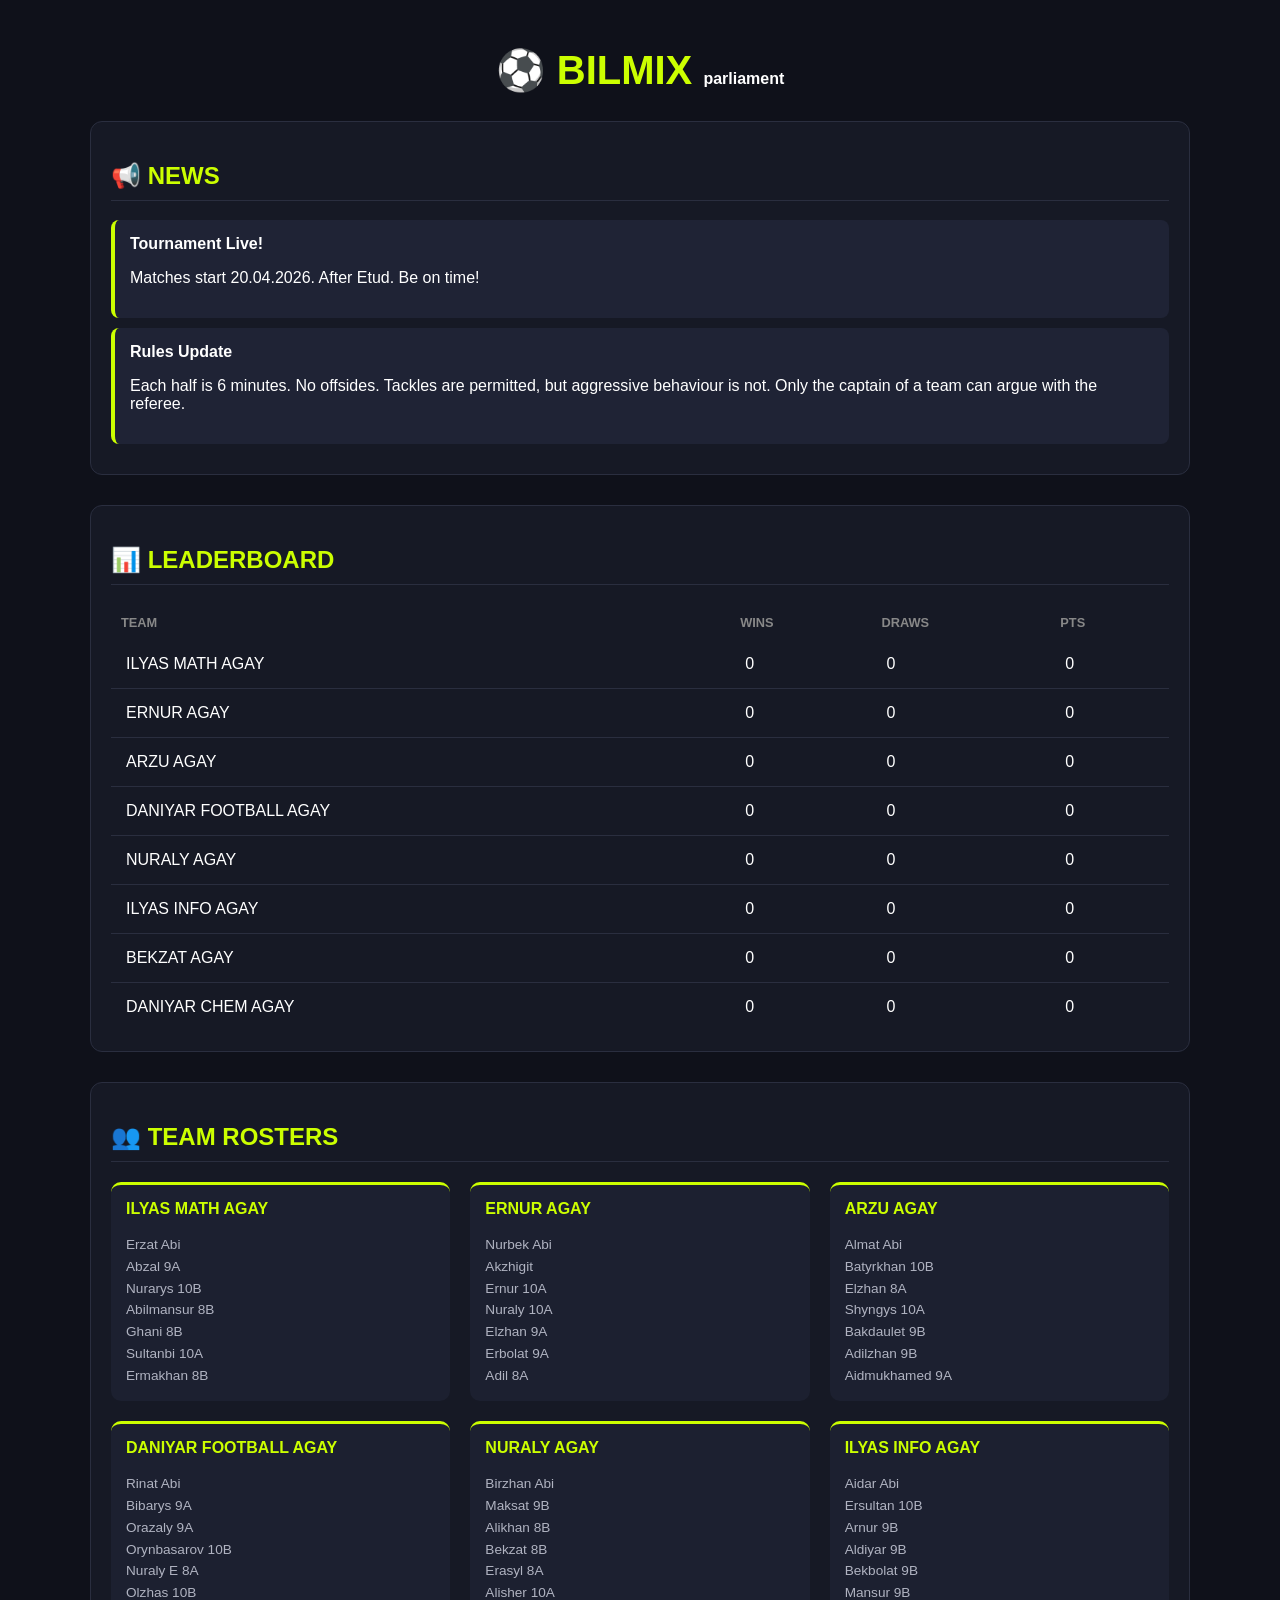
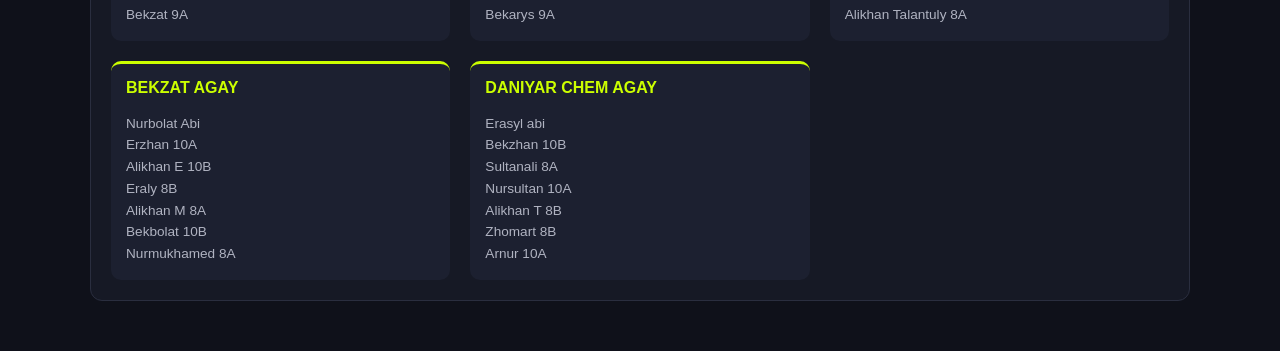
<file: index.html>
<!DOCTYPE html>
<html lang="en">
<head>
    <meta charset="UTF-8">
    <meta name="viewport" content="width=device-width, initial-scale=1.0">
    <title>BILMIX</title>
    <link rel="stylesheet" href="style.css">
</head>
<body>
    <header>
        <h1>⚽ BILMIX <span>parliament</span></h1>
    </header>

    <div class="main-container">
        <section class="section-box">
            <h2 class="neon-text">📢 NEWS</h2>
            <div id="news-list"></div>
        </section>

        <section class="section-box">
            <h2 class="neon-text">📊 LEADERBOARD</h2>
            <table>
                <thead>
                    <tr>
                        <th>TEAM</th>
                        <th>WINS</th>
                        <th>DRAWS</th> <th>PTS</th>
                    </tr>
                </thead>
                <tbody id="leaderboard-body"></tbody>
            </table>
        </section>

        <section class="section-box">
            <h2 class="neon-text">👥 TEAM ROSTERS</h2>
            <div id="teams-grid" class="grid"></div>
        </section>
    </div>

    <script src="script.js"></script>
</body>
</html>
</file>
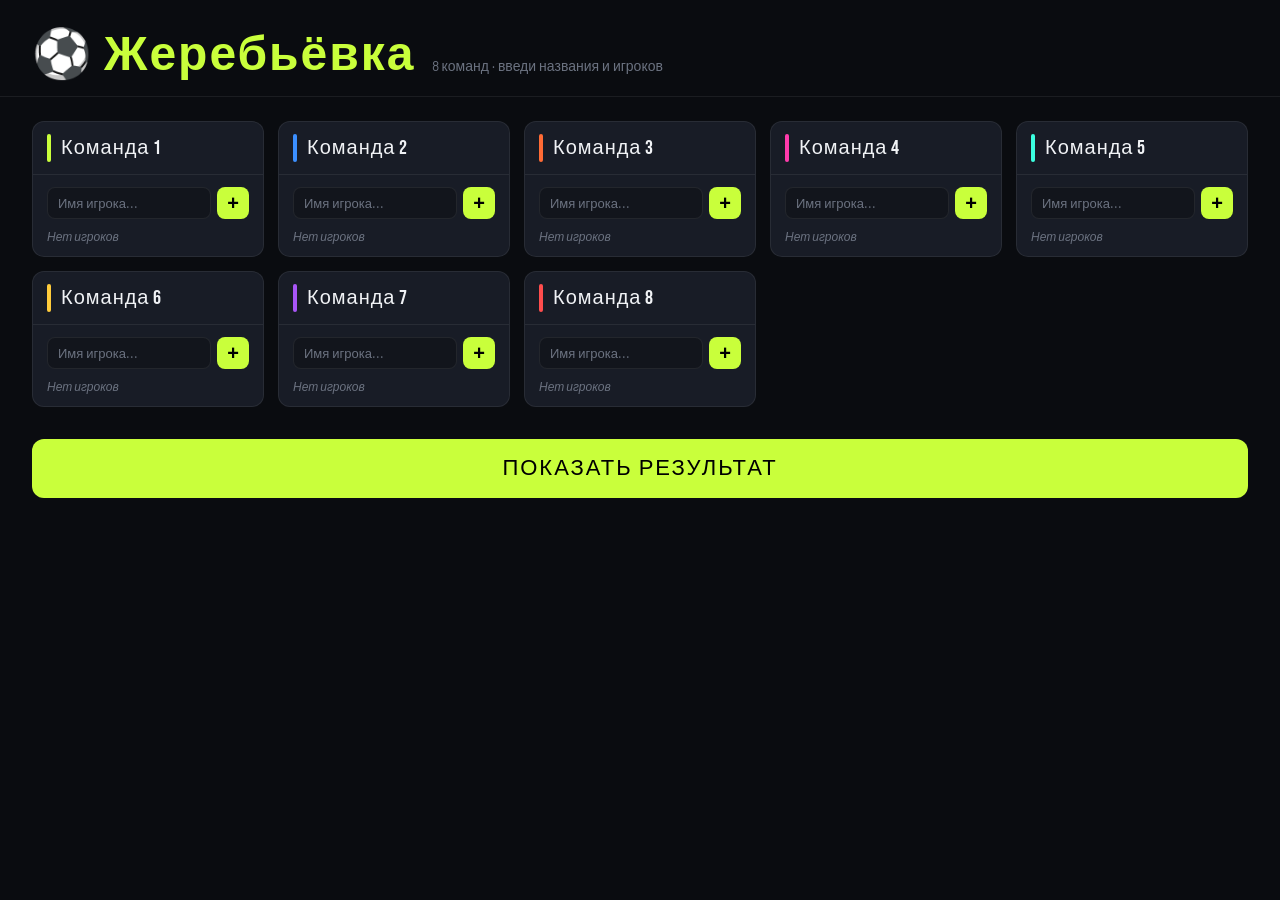
<file: football.html>
<!DOCTYPE html>
<html lang="ru">
<head>
<meta charset="UTF-8">
<meta name="viewport" content="width=device-width, initial-scale=1.0">
<title>Жеребьёвка команд</title>
<link href="https://fonts.googleapis.com/css2?family=Bebas+Neue&family=Barlow:wght@400;500;600&display=swap" rel="stylesheet">
<style>
  :root {
    --bg: #0a0c10;
    --surface: #12151c;
    --card: #181c26;
    --border: rgba(255,255,255,0.07);
    --accent: #c9ff3b;
    --accent2: #3b8fff;
    --text: #f0f2f5;
    --muted: #6b7280;
    --danger: #ff4d4d;
  }
  * { box-sizing: border-box; margin: 0; padding: 0; }
  body {
    background: var(--bg);
    color: var(--text);
    font-family: 'Barlow', sans-serif;
    min-height: 100vh;
  }
  header {
    padding: 2rem 2rem 1rem;
    border-bottom: 1px solid var(--border);
    display: flex;
    align-items: flex-end;
    gap: 1rem;
  }
  header h1 {
    font-family: 'Bebas Neue', sans-serif;
    font-size: 48px;
    letter-spacing: 2px;
    line-height: 1;
    color: var(--accent);
  }
  header span {
    font-size: 14px;
    color: var(--muted);
    margin-bottom: 6px;
  }
  .main { padding: 1.5rem 2rem; }
  .setup-grid {
    display: grid;
    grid-template-columns: repeat(auto-fill, minmax(220px, 1fr));
    gap: 14px;
    margin-bottom: 2rem;
  }
  .team-card {
    background: var(--card);
    border: 1px solid var(--border);
    border-radius: 12px;
    overflow: hidden;
    transition: border-color 0.2s;
  }
  .team-card:hover { border-color: rgba(255,255,255,0.14); }
  .team-header {
    display: flex;
    align-items: center;
    gap: 10px;
    padding: 12px 14px;
    border-bottom: 1px solid var(--border);
  }
  .color-bar {
    width: 4px;
    height: 28px;
    border-radius: 3px;
    flex-shrink: 0;
  }
  .team-name-input {
    flex: 1;
    background: transparent;
    border: none;
    outline: none;
    font-family: 'Bebas Neue', sans-serif;
    font-size: 20px;
    letter-spacing: 1px;
    color: var(--text);
    min-width: 0;
  }
  .team-name-input::placeholder { color: var(--muted); }
  .team-body { padding: 12px 14px; }
  .add-row {
    display: flex;
    gap: 6px;
    margin-bottom: 10px;
  }
  .add-row input {
    flex: 1;
    background: var(--surface);
    border: 1px solid var(--border);
    border-radius: 8px;
    padding: 7px 10px;
    font-family: 'Barlow', sans-serif;
    font-size: 13px;
    color: var(--text);
    outline: none;
    min-width: 0;
    transition: border-color 0.2s;
  }
  .add-row input:focus { border-color: var(--accent); }
  .add-row input::placeholder { color: var(--muted); }
  .add-row button {
    background: var(--accent);
    border: none;
    border-radius: 8px;
    width: 32px;
    height: 32px;
    font-size: 20px;
    line-height: 1;
    color: #000;
    cursor: pointer;
    font-weight: 600;
    flex-shrink: 0;
    transition: opacity 0.15s;
  }
  .add-row button:hover { opacity: 0.85; }
  .player-item {
    display: flex;
    align-items: center;
    justify-content: space-between;
    padding: 5px 0;
    border-top: 1px solid var(--border);
    font-size: 13px;
    color: var(--text);
  }
  .player-item button {
    background: none;
    border: none;
    color: var(--muted);
    cursor: pointer;
    font-size: 16px;
    padding: 0 2px;
    line-height: 1;
    transition: color 0.15s;
  }
  .player-item button:hover { color: var(--danger); }
  .no-players { font-size: 12px; color: var(--muted); font-style: italic; }
  .draw-btn {
    display: block;
    width: 100%;
    padding: 16px;
    background: var(--accent);
    border: none;
    border-radius: 12px;
    font-family: 'Bebas Neue', sans-serif;
    font-size: 22px;
    letter-spacing: 2px;
    color: #000;
    cursor: pointer;
    transition: opacity 0.2s, transform 0.15s;
  }
  .draw-btn:hover { opacity: 0.9; }
  .draw-btn:active { transform: scale(0.99); }

  /* Results */
  #view-result { display: none; }
  .result-header {
    display: flex;
    align-items: center;
    justify-content: space-between;
    margin-bottom: 1.5rem;
  }
  .result-header h2 {
    font-family: 'Bebas Neue', sans-serif;
    font-size: 32px;
    letter-spacing: 2px;
    color: var(--accent);
  }
  .back-btn {
    background: transparent;
    border: 1px solid var(--border);
    border-radius: 8px;
    padding: 8px 16px;
    color: var(--muted);
    font-family: 'Barlow', sans-serif;
    font-size: 14px;
    cursor: pointer;
    transition: border-color 0.2s, color 0.2s;
  }
  .back-btn:hover { border-color: var(--text); color: var(--text); }
  .result-grid {
    display: grid;
    grid-template-columns: repeat(auto-fill, minmax(220px, 1fr));
    gap: 14px;
  }
  .result-card {
    background: var(--card);
    border: 1px solid var(--border);
    border-radius: 12px;
    overflow: hidden;
    animation: fadeIn 0.4s ease forwards;
    opacity: 0;
  }
  @keyframes fadeIn {
    from { opacity: 0; transform: translateY(10px); }
    to { opacity: 1; transform: translateY(0); }
  }
  .result-card-head {
    display: flex;
    align-items: center;
    gap: 10px;
    padding: 12px 14px;
    border-bottom: 1px solid var(--border);
  }
  .result-card-bar {
    width: 4px;
    height: 28px;
    border-radius: 3px;
    flex-shrink: 0;
  }
  .result-team-name {
    font-family: 'Bebas Neue', sans-serif;
    font-size: 20px;
    letter-spacing: 1px;
    color: var(--text);
  }
  .result-card-body { padding: 8px 14px 12px; }
  .result-player {
    display: flex;
    align-items: center;
    gap: 8px;
    padding: 5px 0;
    border-top: 1px solid var(--border);
    font-size: 13px;
    color: var(--text);
  }
  .result-player:first-child { border-top: none; }
  .pdot {
    width: 5px; height: 5px;
    border-radius: 50%;
    flex-shrink: 0;
  }
  .no-p { font-size: 12px; color: var(--muted); font-style: italic; padding: 4px 0; }
</style>
</head>
<body>

<header>
  <h1>⚽ Жеребьёвка</h1>
  <span>8 команд · введи названия и игроков</span>
</header>

<div class="main">
  <div id="view-setup">
    <div class="setup-grid" id="setup-grid"></div>
    <button class="draw-btn" onclick="showResult()">ПОКАЗАТЬ РЕЗУЛЬТАТ</button>
  </div>

  <div id="view-result">
    <div class="result-header">
      <h2>Результаты</h2>
      <button class="back-btn" onclick="goBack()">← Назад</button>
    </div>
    <div class="result-grid" id="result-grid"></div>
  </div>
</div>

<script>
const COLORS = ['#c9ff3b','#3b8fff','#ff6b35','#ff3bac','#3bffe0','#ffcc3b','#a855f7','#ff4d4d'];
const DEFAULT_NAMES = ['Команда 1','Команда 2','Команда 3','Команда 4','Команда 5','Команда 6','Команда 7','Команда 8'];

const teams = DEFAULT_NAMES.map((name, i) => ({ name, color: COLORS[i], players: [] }));

function renderSetup() {
  const grid = document.getElementById('setup-grid');
  grid.innerHTML = teams.map((t, ti) => `
    <div class="team-card">
      <div class="team-header">
        <div class="color-bar" style="background:${t.color}"></div>
        <input class="team-name-input" value="${escHtml(t.name)}" placeholder="КОМАНДА ${ti+1}"
          oninput="teams[${ti}].name=this.value" />
      </div>
      <div class="team-body">
        <div class="add-row">
          <input type="text" id="pi-${ti}" placeholder="Имя игрока..."
            onkeydown="if(event.key==='Enter')addPlayer(${ti})" />
          <button onclick="addPlayer(${ti})">+</button>
        </div>
        <div id="players-${ti}">
          ${renderPlayers(ti)}
        </div>
      </div>
    </div>
  `).join('');
}

function renderPlayers(ti) {
  const t = teams[ti];
  if (!t.players.length) return `<div class="no-players">Нет игроков</div>`;
  return t.players.map((p, pi) => `
    <div class="player-item">
      <span>${escHtml(p)}</span>
      <button onclick="removePlayer(${ti},${pi})">×</button>
    </div>
  `).join('');
}

function addPlayer(ti) {
  const inp = document.getElementById('pi-' + ti);
  const name = inp.value.trim();
  if (!name) return;
  teams[ti].players.push(name);
  inp.value = '';
  document.getElementById('players-' + ti).innerHTML = renderPlayers(ti);
  inp.focus();
}

function removePlayer(ti, pi) {
  teams[ti].players.splice(pi, 1);
  document.getElementById('players-' + ti).innerHTML = renderPlayers(ti);
}

function showResult() {
  document.getElementById('view-setup').style.display = 'none';
  document.getElementById('view-result').style.display = 'block';

  const grid = document.getElementById('result-grid');
  grid.innerHTML = teams.map((t, i) => `
    <div class="result-card" style="animation-delay:${i * 0.07}s">
      <div class="result-card-head">
        <div class="result-card-bar" style="background:${t.color}"></div>
        <div class="result-team-name">${escHtml(t.name || 'Команда ' + (i+1))}</div>
      </div>
      <div class="result-card-body">
        ${t.players.length
          ? t.players.map(p => `
              <div class="result-player">
                <div class="pdot" style="background:${t.color}"></div>
                ${escHtml(p)}
              </div>`).join('')
          : `<div class="no-p">Нет игроков</div>`}
      </div>
    </div>
  `).join('');
}

function goBack() {
  document.getElementById('view-result').style.display = 'none';
  document.getElementById('view-setup').style.display = 'block';
  renderSetup();
}

function escHtml(str) {
  return String(str).replace(/&/g,'&amp;').replace(/</g,'&lt;').replace(/>/g,'&gt;').replace(/"/g,'&quot;');
}

renderSetup();
</script>
</body>
</html>
</file>
<file: style.css>
body {
    background-color: #0f111a; /* Dark background from your screenshot */
    color: white;
    font-family: 'Segoe UI', sans-serif;
    margin: 0;
    padding: 20px;
}

header h1 {
    text-align: center;
    color: #ccff00; /* Neon Lime */
    font-size: 2.5rem;
}

header span { color: white; font-size: 1rem; }

.main-container { max-width: 1100px; margin: auto; }

.section-box {
    background: #161925;
    padding: 20px;
    margin-bottom: 30px;
    border-radius: 12px;
    border: 1px solid #2a2e3f;
}

.neon-text { color: #ccff00; border-bottom: 1px solid #2a2e3f; padding-bottom: 10px; }

/* News */
.news-item { background: #1f2335; padding: 15px; border-radius: 8px; margin-bottom: 10px; border-left: 4px solid #ccff00; }

/* Table */
table { width: 100%; border-collapse: collapse; margin-top: 10px; }
th { text-align: left; color: #888; padding: 10px; font-size: 0.8rem; }
td { padding: 15px; border-bottom: 1px solid #2a2e3f; }
tr:last-child td { border: none; }

/* Grid for Teams */
.grid { display: grid; grid-template-columns: repeat(auto-fit, minmax(250px, 1fr)); gap: 20px; }

.team-card { background: #1c2030; padding: 15px; border-radius: 10px; border-top: 3px solid #ccff00; }
.team-card h3 { margin-top: 0; color: #ccff00; font-size: 1rem; }
.member-list { font-size: 0.85rem; color: #b0b3c1; line-height: 1.6; }
</file>
